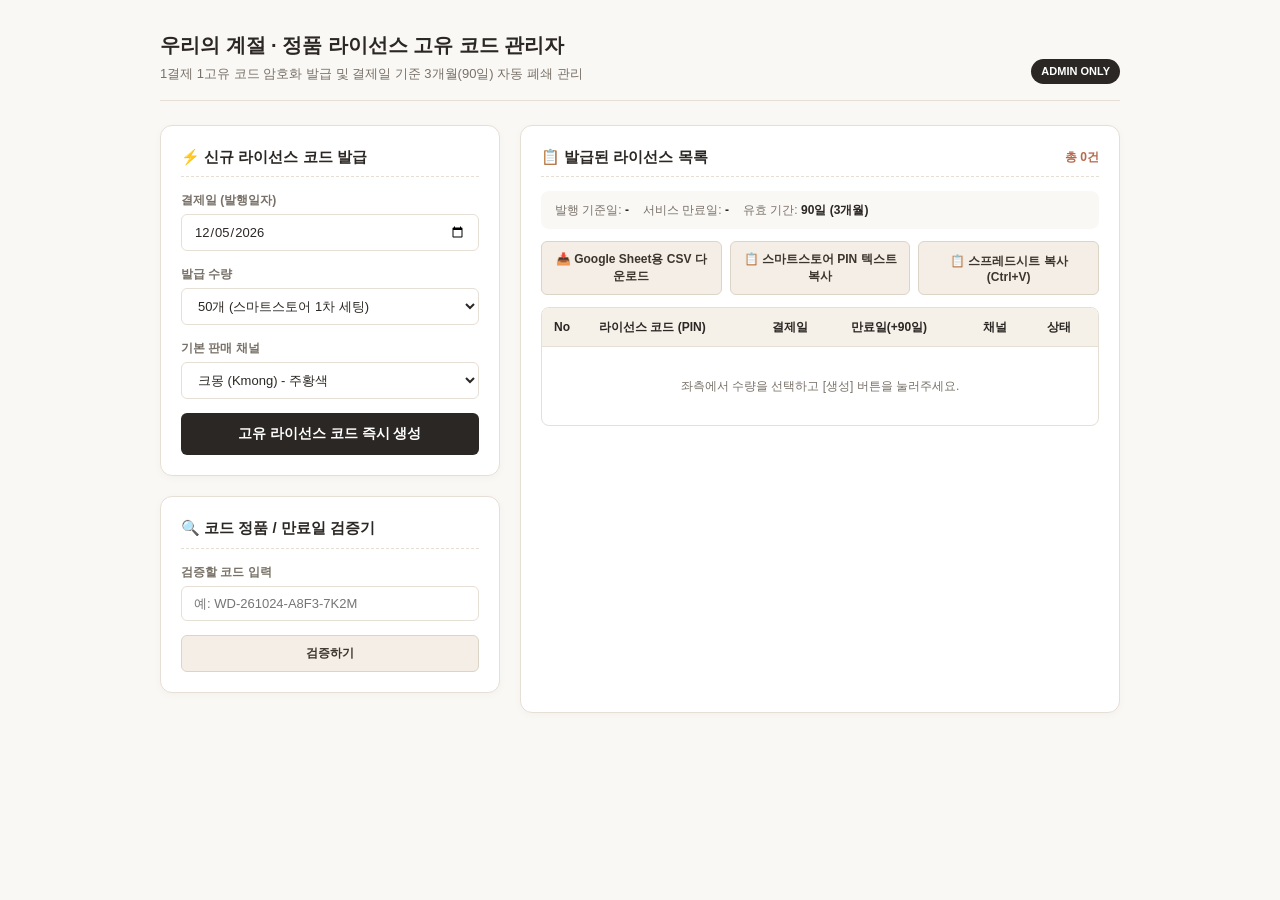
<file: admin_license_generator.html>
<!DOCTYPE html>
<html lang="ko">
<head>
  <meta charset="UTF-8" />
  <meta name="viewport" content="width=device-width, initial-scale=1.0" />
  <title>우리의 계절 | 정품 라이선스 고유 코드 관리자 발급기</title>
  <style>
    :root {
      --bg: #faf8f5;
      --card-bg: #ffffff;
      --border: #e6dfd5;
      --text-main: #2b2724;
      --text-muted: #787168;
      --primary: #2b2724;
      --accent: #b8694d;
      --success: #2e7d32;
    }
    * { box-sizing: border-box; margin: 0; padding: 0; font-family: -apple-system, BlinkMacSystemFont, "Pretendard", "Segoe UI", sans-serif; }
    body { background: var(--bg); color: var(--text-main); padding: 30px 20px; line-height: 1.5; }
    .container { max-width: 960px; margin: 0 auto; }
    
    header { margin-bottom: 24px; padding-bottom: 16px; border-bottom: 1px solid var(--border); display: flex; justify-content: space-between; align-items: flex-end; }
    h1 { font-size: 20px; font-weight: 700; color: var(--text-main); }
    p.sub { font-size: 13px; color: var(--text-muted); margin-top: 4px; }
    .badge-admin { background: #2b2724; color: #fff; font-size: 11px; padding: 4px 10px; border-radius: 20px; font-weight: 600; }

    .grid-panels { display: grid; grid-template-columns: 340px 1fr; gap: 20px; }
    @media (max-width: 820px) { .grid-panels { grid-template-columns: 1fr; } }

    .card { background: var(--card-bg); border: 1px solid var(--border); border-radius: 12px; padding: 20px; box-shadow: 0 2px 8px rgba(0,0,0,0.03); margin-bottom: 20px; }
    .card h2 { font-size: 15px; font-weight: 700; margin-bottom: 14px; padding-bottom: 8px; border-bottom: 1px dashed var(--border); display: flex; align-items: center; justify-content: space-between; }

    .form-group { margin-bottom: 14px; display: flex; flex-direction: column; gap: 5px; }
    label { font-size: 12px; font-weight: 600; color: var(--text-muted); }
    input, select { padding: 9px 12px; border: 1px solid var(--border); border-radius: 6px; font-size: 13px; background: #fff; color: var(--text-main); }
    input:focus, select:focus { outline: none; border-color: var(--primary); }

    .btn-main { background: var(--primary); color: #fff; border: none; border-radius: 6px; padding: 12px; font-size: 13.5px; font-weight: 600; cursor: pointer; width: 100%; transition: background 0.15s; }
    .btn-main:hover { background: #443e39; }

    .action-row { display: flex; gap: 8px; margin-top: 10px; }
    .btn-sub { flex: 1; background: #f4eee6; border: 1px solid #dcd4c7; color: #3b352e; border-radius: 6px; padding: 9px 8px; font-size: 12px; font-weight: 600; cursor: pointer; text-align: center; }
    .btn-sub:hover { background: #eae2d6; }

    .result-stats { display: flex; gap: 14px; margin-bottom: 12px; font-size: 12px; color: var(--text-muted); background: #faf8f5; padding: 10px 14px; border-radius: 8px; }
    .result-stats strong { color: var(--primary); }

    .table-wrap { max-height: 520px; overflow-y: auto; border: 1px solid var(--border); border-radius: 8px; }
    table { width: 100%; border-collapse: collapse; font-size: 12px; text-align: left; }
    th { background: #f5f0e8; padding: 10px 12px; font-weight: 600; border-bottom: 1px solid var(--border); position: sticky; top: 0; }
    td { padding: 9px 12px; border-bottom: 1px solid #eee8df; }
    tr:last-child td { border-bottom: none; }
    .code-cell { font-family: monospace; font-weight: 700; color: #b8694d; letter-spacing: 0.5px; }

    .verify-box { background: #fdfbf7; border: 1px solid #e8e1d5; border-radius: 8px; padding: 12px; margin-top: 10px; font-size: 12px; }
    .status-badge { display: inline-block; padding: 3px 8px; border-radius: 12px; font-size: 10.5px; font-weight: 600; }
    .status-badge.valid { background: #e8f5e9; color: #2e7d32; }
    .status-badge.expired { background: #ffebee; color: #c62828; }
    .status-badge.invalid { background: #efebe9; color: #5d4037; }

    .toast { position: fixed; bottom: 24px; left: 50%; transform: translateX(-50%); background: #2b2724; color: #fff; padding: 10px 20px; border-radius: 20px; font-size: 12.5px; opacity: 0; pointer-events: none; transition: opacity 0.2s; z-index: 1000; box-shadow: 0 4px 12px rgba(0,0,0,0.15); }
    .toast.show { opacity: 1; }
  </style>
</head>
<body>
  <div class="container">
    <header>
      <div>
        <h1>우리의 계절 · 정품 라이선스 고유 코드 관리자</h1>
        <p class="sub">1결제 1고유 코드 암호화 발급 및 결제일 기준 3개월(90일) 자동 폐쇄 관리</p>
      </div>
      <span class="badge-admin">ADMIN ONLY</span>
    </header>

    <div class="grid-panels">
      <!-- LEFT: GENERATE & VERIFY -->
      <div>
        <!-- Generator Card -->
        <div class="card">
          <h2>⚡ 신규 라이선스 코드 발급</h2>
          <div class="form-group">
            <label for="inpIssueDate">결제일 (발행일자)</label>
            <input type="date" id="inpIssueDate" />
          </div>
          <div class="form-group">
            <label for="selQuantity">발급 수량</label>
            <select id="selQuantity">
              <option value="1">1개 (개별 주문 대응)</option>
              <option value="10">10개</option>
              <option value="50" selected>50개 (스마트스토어 1차 세팅)</option>
              <option value="100">100개 (대량 엑셀 등록)</option>
            </select>
          </div>
          <div class="form-group">
            <label for="selChannel">기본 판매 채널</label>
            <select id="selChannel">
              <option value="크몽" selected>크몽 (Kmong) - 주황색</option>
              <option value="스마트스토어">네이버 스마트스토어 - 초록색</option>
              <option value="기타">기타 / 직접 발송</option>
            </select>
          </div>
          <button type="button" class="btn-main" id="btnGenerate">고유 라이선스 코드 즉시 생성</button>
        </div>

        <!-- Verification Tool Card -->
        <div class="card">
          <h2>🔍 코드 정품 / 만료일 검증기</h2>
          <div class="form-group">
            <label for="inpVerifyCode">검증할 코드 입력</label>
            <input type="text" id="inpVerifyCode" placeholder="예: WD-261024-A8F3-7K2M" />
          </div>
          <button type="button" class="btn-sub" id="btnVerify" style="width:100%;">검증하기</button>
          <div id="verifyResultWrap" class="verify-box" style="display:none;margin-top:10px;"></div>
        </div>
      </div>

      <!-- RIGHT: RESULTS & EXPORTS -->
      <div class="card" style="margin-bottom:0;">
        <h2>
          <span>📋 발급된 라이선스 목록</span>
          <span style="font-size:12px;color:var(--accent);" id="lblTotalCount">총 0건</span>
        </h2>

        <div class="result-stats">
          <div>발행 기준일: <strong id="statIssueDate">-</strong></div>
          <div>서비스 만료일: <strong id="statExpireDate">-</strong></div>
          <div>유효 기간: <strong>90일 (3개월)</strong></div>
        </div>

        <div class="action-row" style="margin-bottom:12px;">
          <button type="button" class="btn-sub" id="btnDownloadCsv">📥 Google Sheet용 CSV 다운로드</button>
          <button type="button" class="btn-sub" id="btnCopySmartstorePin">📋 스마트스토어 PIN 텍스트 복사</button>
          <button type="button" class="btn-sub" id="btnCopyTable">📋 스프레드시트 복사 (Ctrl+V)</button>
        </div>

        <div class="table-wrap">
          <table>
            <thead>
              <tr>
                <th style="width:45px;">No</th>
                <th>라이선스 코드 (PIN)</th>
                <th>결제일</th>
                <th>만료일(+90일)</th>
                <th>채널</th>
                <th>상태</th>
              </tr>
            </thead>
            <tbody id="tblBody">
              <tr>
                <td colspan="6" style="text-align:center;padding:30px;color:var(--text-muted);">
                  좌측에서 수량을 선택하고 [생성] 버튼을 눌러주세요.
                </td>
              </tr>
            </tbody>
          </table>
        </div>
      </div>
    </div>
  </div>

  <div id="toast" class="toast">복사되었습니다.</div>

  <script>
    const LICENSE_SECRET_SALT = "SEASON_OF_US_SECURE_2026_ATELIER";

    function computeLicenseChecksum(dataStr, salt) {
      let h = 0x811c9dc5;
      const s = dataStr + "::" + salt;
      for (let i = 0; i < s.length; i++) {
        h ^= s.charCodeAt(i);
        h = Math.imul(h, 0x01000193);
      }
      return ((h >>> 16) ^ (h & 0xffff)).toString(16).toUpperCase().padStart(4, "0");
    }

    function generateUniqueCode(dateObj, index) {
      const yy = String(dateObj.getFullYear()).slice(-2);
      const mm = String(dateObj.getMonth() + 1).padStart(2, "0");
      const dd = String(dateObj.getDate()).padStart(2, "0");
      const dateStr = `${yy}${mm}${dd}`;
      
      const hexIdx = (index + 0x1000).toString(16).toUpperCase().slice(-3);
      const randChar = "ABCDEFGHJKLMNPQRSTUVWXYZ23456789"[Math.floor(Math.random() * 32)];
      const randStr = `${randChar}${hexIdx}`;
      
      const base = `WD-${dateStr}-${randStr}`;
      const sig = computeLicenseChecksum(base, LICENSE_SECRET_SALT);
      return `${base}-${sig}`;
    }

    function verifyLicenseCode(codeStr) {
      if (!codeStr) return { valid: false, reason: "빈 코드" };
      const clean = codeStr.trim().toUpperCase();
      const parts = clean.split("-");
      if (parts.length !== 4 || parts[0] !== "WD") {
        return { valid: false, reason: "형식 불일치 (WD-YYMMDD-XXXX-YYYY 형식이어야 합니다)" };
      }
      const [prefix, dateStr, randStr, sig] = parts;
      if (dateStr.length !== 6 || randStr.length !== 4 || sig.length !== 4) {
        return { valid: false, reason: "자릿수 오류" };
      }
      const base = `WD-${dateStr}-${randStr}`;
      const expectedSig = computeLicenseChecksum(base, LICENSE_SECRET_SALT);
      if (sig !== expectedSig) {
        return { valid: false, reason: "위조된 서명 (비정상 라이선스)" };
      }
      const y = 2000 + parseInt(dateStr.slice(0, 2), 10);
      const m = parseInt(dateStr.slice(2, 4), 10) - 1;
      const d = parseInt(dateStr.slice(4, 6), 10);
      const issueDate = new Date(y, m, d, 0, 0, 0);
      if (isNaN(issueDate.getTime())) {
        return { valid: false, reason: "날짜 형식 오류" };
      }
      const now = new Date();
      const diffMs = now.getTime() - issueDate.getTime();
      const diffDays = Math.floor(diffMs / (1000 * 60 * 60 * 24));
      const issueFormatted = `${y}-${String(m + 1).padStart(2, "0")}-${String(d).padStart(2, "0")}`;
      const expDate = new Date(y, m, d + 90);
      const expFormatted = `${expDate.getFullYear()}-${String(expDate.getMonth() + 1).padStart(2, "0")}-${String(expDate.getDate()).padStart(2, "0")}`;

      if (diffDays > 90) {
        return {
          valid: false,
          expired: true,
          issueDate: issueFormatted,
          expireDate: expFormatted,
          diffDays,
          reason: "결제일 기준 3개월(90일) 경과 만료"
        };
      }
      return {
        valid: true,
        expired: false,
        code: clean,
        issueDate: issueFormatted,
        expireDate: expFormatted,
        daysRemaining: 90 - diffDays
      };
    }

    // Set today as default
    const now = new Date();
    const todayStr = `${now.getFullYear()}-${String(now.getMonth()+1).padStart(2, "0")}-${String(now.getDate()).padStart(2, "0")}`;
    document.getElementById("inpIssueDate").value = todayStr;

    let generatedBatch = [];

    function showToast(msg) {
      const t = document.getElementById("toast");
      t.textContent = msg;
      t.classList.add("show");
      setTimeout(() => t.classList.remove("show"), 2500);
    }

    document.getElementById("btnGenerate").addEventListener("click", () => {
      const dateVal = document.getElementById("inpIssueDate").value;
      if (!dateVal) return showToast("발행일을 선택해 주세요.");
      const parts = dateVal.split("-").map(Number);
      const issueDate = new Date(parts[0], parts[1] - 1, parts[2]);
      const qty = parseInt(document.getElementById("selQuantity").value, 10);
      const channel = document.getElementById("selChannel").value;

      const expDate = new Date(parts[0], parts[1] - 1, parts[2] + 90);
      const expStr = `${expDate.getFullYear()}-${String(expDate.getMonth()+1).padStart(2, "0")}-${String(expDate.getDate()).padStart(2, "0")}`;

      generatedBatch = [];
      const tbody = document.getElementById("tblBody");
      tbody.innerHTML = "";

      for (let i = 1; i <= qty; i++) {
        const code = generateUniqueCode(issueDate, i);
        generatedBatch.push({
          no: i,
          code: code,
          issueDate: "", // 미판매 재고이므로 빈 칸
          expireDate: `=IF(ISBLANK(B${i+1}), "", B${i+1}+90)`,
          channel: channel,
          status: "미사용(대기)"
        });

        const badgeStyle = channel === "크몽"
          ? "background:#ffe0b2;color:#bf360c;font-weight:700;padding:3px 8px;border-radius:4px;"
          : "background:#dcfce7;color:#166534;font-weight:700;padding:3px 8px;border-radius:4px;";

        const tr = document.createElement("tr");
        tr.innerHTML = `
          <td>${i}</td>
          <td class="code-cell">${code}</td>
          <td style="color:#a8a29e;">(결제 시 기입)</td>
          <td style="color:#a8a29e;">(자동 계산)</td>
          <td><span style="${badgeStyle}">${channel}</span></td>
          <td><span class="status-badge valid">재고대기</span></td>
        `;
        tbody.appendChild(tr);
      }

      document.getElementById("statIssueDate").textContent = "결제 시 자동 계산";
      document.getElementById("statExpireDate").textContent = "결제일 + 90일";
      document.getElementById("lblTotalCount").textContent = `총 ${qty}건 생성됨`;
      showToast(`고유 코드 ${qty}건이 생성되었습니다!`);
    });

    // Verification handler
    document.getElementById("btnVerify").addEventListener("click", () => {
      const code = document.getElementById("inpVerifyCode").value;
      const res = verifyLicenseCode(code);
      const wrap = document.getElementById("verifyResultWrap");
      wrap.style.display = "block";

      if (res.valid) {
        wrap.innerHTML = `
          <div style="color:#2e7d32;font-weight:700;margin-bottom:4px;">✅ 정품 인증 성공</div>
          <div>• 결제일자: ${res.issueDate}</div>
          <div>• 만료일자: ${res.expireDate}</div>
          <div>• 남은기간: <strong style="color:#2e7d32;">${res.daysRemaining}일 남음</strong> (정상 작동)</div>
        `;
      } else if (res.expired) {
        wrap.innerHTML = `
          <div style="color:#c62828;font-weight:700;margin-bottom:4px;">⚠️ 이용 기간 만료 (${res.reason})</div>
          <div>• 결제일자: ${res.issueDate}</div>
          <div>• 만료일자: ${res.expireDate}</div>
          <div style="color:#c62828;margin-top:4px;">* 결제일로부터 90일이 지나 서비스가 폐쇄되었습니다.</div>
        `;
      } else {
        wrap.innerHTML = `
          <div style="color:#d32f2f;font-weight:700;margin-bottom:4px;">❌ 유효하지 않은 코드</div>
          <div>사유: ${res.reason}</div>
        `;
      }
    });

    // Download CSV for Google Sheets
    document.getElementById("btnDownloadCsv").addEventListener("click", () => {
      if (generatedBatch.length === 0) return showToast("먼저 코드를 생성해 주세요.");
      const headers = ["No", "발급일자(결제일)", "라이선스 코드(PIN)", "서비스 만료 예정일(+90일)", "판매채널", "주문번호", "구매자명", "구매자 연락처", "진행상태", "비고"];
      const rows = [headers];

      generatedBatch.forEach(item => {
        rows.push([
          item.no,
          item.issueDate,
          item.code,
          item.expireDate,
          item.channel,
          "",
          "",
          "",
          "미사용(대기)",
          "스마트스토어/크몽 자동발송"
        ]);
      });

      const csvContent = "\uFEFF" + rows.map(r => r.map(c => `"${String(c).replace(/"/g, '""')}"`).join(",")).join("\r\n");
      const blob = new Blob([csvContent], { type: "text/csv;charset=utf-8;" });
      const url = URL.createObjectURL(blob);
      const a = document.createElement("a");
      a.href = url;
      a.download = `wedding_license_codes_${document.getElementById("statIssueDate").textContent}.csv`;
      a.click();
      URL.revokeObjectURL(url);
      showToast("Google Sheet용 CSV 파일이 다운로드되었습니다!");
    });

    // Copy Smartstore PIN text (1 code per line)
    document.getElementById("btnCopySmartstorePin").addEventListener("click", () => {
      if (generatedBatch.length === 0) return showToast("먼저 코드를 생성해 주세요.");
      const pinText = generatedBatch.map(item => item.code).join("\r\n");
      navigator.clipboard.writeText(pinText).then(() => {
        showToast("스마트스토어 등록용 핀(PIN) 번호가 복사되었습니다!");
      });
    });

    // Copy for Spreadsheet Ctrl+V
    document.getElementById("btnCopyTable").addEventListener("click", () => {
      if (generatedBatch.length === 0) return showToast("먼저 코드를 생성해 주세요.");
      const lines = ["No\t발급일자(결제일)\t라이선스 코드(PIN)\t서비스 만료일(+90일)\t판매채널\t주문번호\t구매자명\t구매자연락처\t진행상태\t비고"];
      generatedBatch.forEach(item => {
        lines.push(`${item.no}\t${item.issueDate}\t${item.code}\t${item.expireDate}\t${item.channel}\t\t\t\t미사용\t`);
      });
      navigator.clipboard.writeText(lines.join("\r\n")).then(() => {
        showToast("구글 시트에 바로 Ctrl+V 할 수 있게 복사되었습니다!");
      });
    });
  </script>
</body>
</html>
</file>
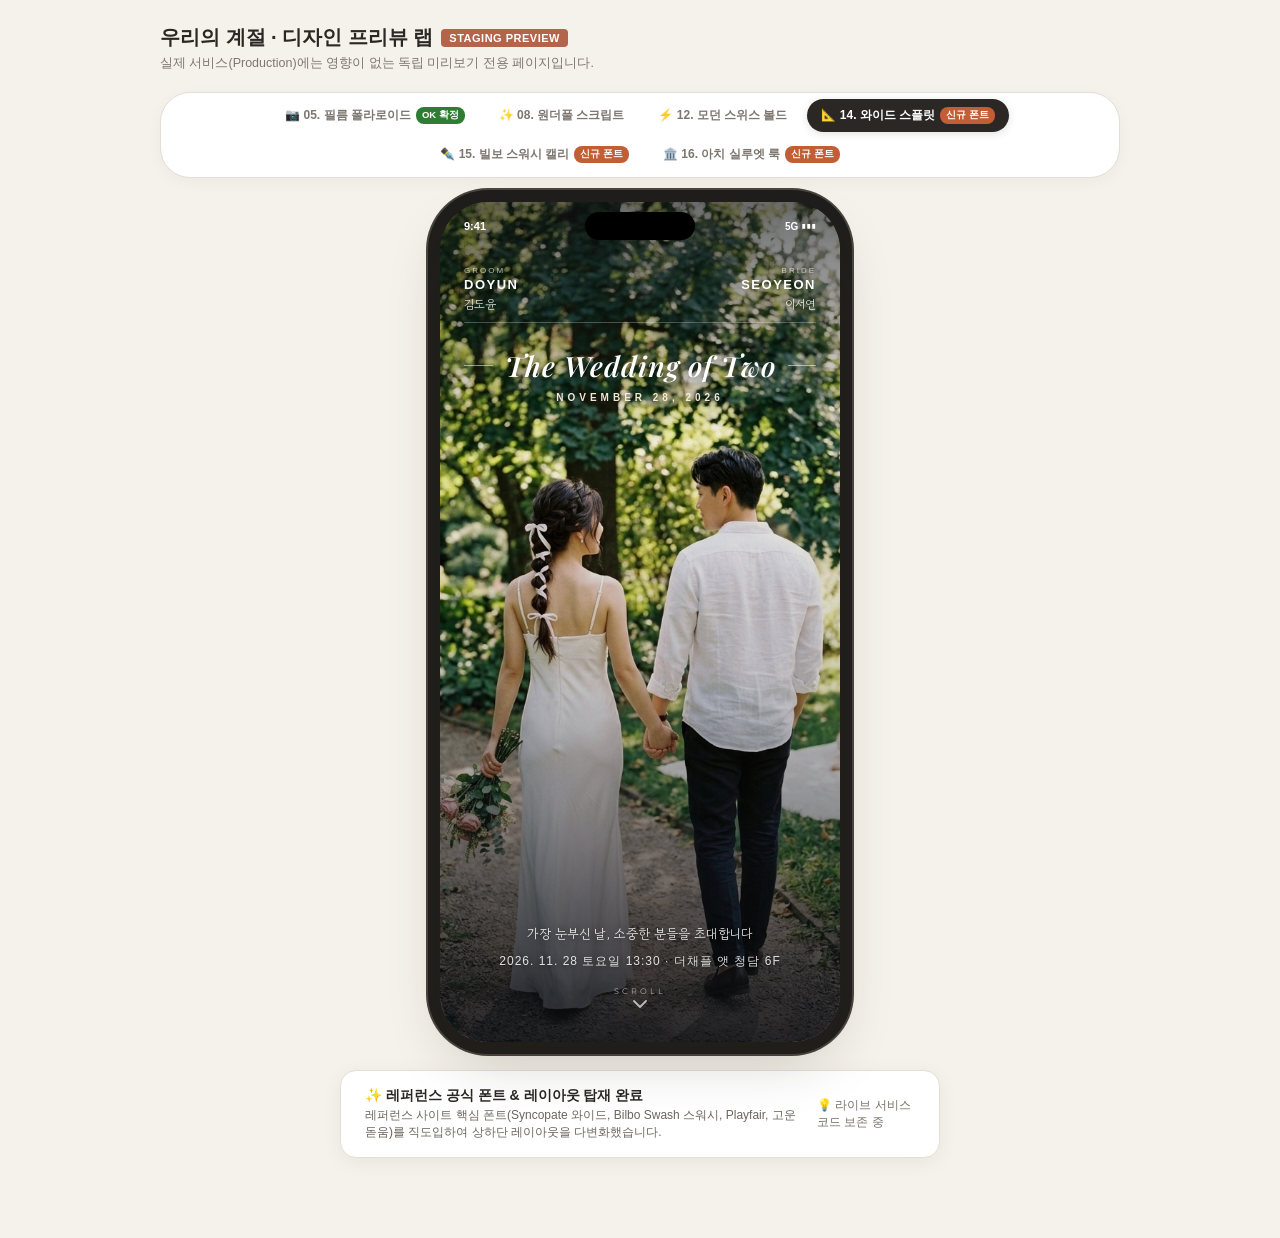
<file: preview_new_covers.html>
<!DOCTYPE html>
<html lang="ko">
<head>
  <meta charset="UTF-8" />
  <meta name="viewport" content="width=device-width, initial-scale=1.0" />
  <title>우리의 계절 · 신규 커버 디자인 프리뷰 랩 (Staging)</title>
  <link rel="preconnect" href="https://fonts.googleapis.com">
  <link rel="preconnect" href="https://fonts.gstatic.com" crossorigin>
  <link href="https://fonts.googleapis.com/css2?family=Alex+Brush&family=Bilbo+Swash+Caps&family=Bodoni+Moda:ital,opsz,wght@0,6..96,600;1,6..96,400&family=Cormorant+Garamond:ital,wght@0,400;0,600;1,400;1,600&family=Gowun+Dodum&family=Italiana&family=Montserrat:wght@300;400;500;600;700;800&family=Pinyon+Script&family=Playfair+Display:ital,wght@0,400;0,600;0,700;1,400;1,600;1,700&family=Pretendard:wght@300;400;500;600;700;800&family=Syncopate:wght@400;700&family=Syne:wght@700;800&display=swap" rel="stylesheet">
  <style>
    :root {
      --bg: #f5f2eb;
      --card-border: #e4ded5;
      --text: #2c2825;
      --muted: #7d7770;
      --accent: #b3654b;
    }
    * { box-sizing: border-box; margin: 0; padding: 0; }
    body {
      background: var(--bg);
      color: var(--text);
      font-family: 'Pretendard', -apple-system, sans-serif;
      min-height: 100vh;
      display: flex;
      flex-direction: column;
      align-items: center;
      padding: 24px 16px 80px;
    }

    /* TOP STAGING BANNER */
    .staging-header {
      width: 100%;
      max-width: 960px;
      margin-bottom: 20px;
      display: flex;
      justify-content: space-between;
      align-items: center;
      flex-wrap: wrap;
      gap: 12px;
    }
    .staging-title h1 {
      font-size: 20px;
      font-weight: 700;
      color: #2b2724;
      display: flex;
      align-items: center;
      gap: 8px;
    }
    .staging-badge {
      background: #b3654b;
      color: #fff;
      font-size: 11px;
      font-weight: 700;
      padding: 3px 8px;
      border-radius: 4px;
      letter-spacing: 0.5px;
    }
    .staging-sub {
      font-size: 12.5px;
      color: var(--muted);
      margin-top: 4px;
    }

    /* DESIGN SELECTOR TABS */
    .tab-pills-bar {
      display: flex;
      background: #ffffff;
      padding: 6px;
      border-radius: 30px;
      border: 1px solid var(--card-border);
      box-shadow: 0 4px 16px rgba(0,0,0,0.04);
      gap: 6px;
      margin-bottom: 24px;
      flex-wrap: wrap;
      justify-content: center;
      max-width: 960px;
    }
    .tab-pill {
      border: none;
      background: transparent;
      padding: 8px 14px;
      border-radius: 20px;
      font-size: 12px;
      font-weight: 600;
      color: var(--muted);
      cursor: pointer;
      transition: all 0.2s ease;
      display: flex;
      align-items: center;
      gap: 5px;
    }
    .tab-pill:hover {
      color: #2b2724;
      background: #f8f6f2;
    }
    .tab-pill.active {
      background: #2b2724;
      color: #ffffff;
      box-shadow: 0 2px 8px rgba(0,0,0,0.12);
    }
    .pill-tag {
      font-size: 9.5px;
      padding: 2px 6px;
      border-radius: 8px;
      font-weight: 700;
    }
    .tab-pill:not(.active) .pill-tag {
      background: #e8e3dc;
      color: #6d665e;
    }
    .tab-pill.active .pill-tag {
      background: rgba(255,255,255,0.25);
      color: #fff;
    }
    .pill-tag-ok {
      background: #2e7d32 !important;
      color: #fff !important;
    }
    .pill-tag-new {
      background: #c25e36 !important;
      color: #fff !important;
    }

    /* IPHONE 16 PRO MOCKUP CONTAINER */
    .phone-container {
      position: relative;
      width: 400px;
      height: 840px;
      background: #000000;
      border-radius: 48px;
      box-shadow: 0 24px 60px -12px rgba(40, 30, 20, 0.25), 0 0 0 12px #201e1c, 0 0 0 14px #4a453f;
      overflow: hidden;
      display: flex;
      flex-direction: column;
    }
    @media (max-width: 440px) {
      .phone-container {
        width: 100%;
        height: 780px;
        border-radius: 36px;
        box-shadow: 0 0 0 8px #201e1c;
      }
    }

    /* DYNAMIC ISLAND & STATUS BAR */
    .phone-status-bar {
      position: absolute;
      top: 0;
      left: 0;
      right: 0;
      height: 48px;
      display: flex;
      justify-content: space-between;
      align-items: center;
      padding: 0 24px;
      font-size: 12px;
      font-weight: 600;
      z-index: 50;
      color: #ffffff;
      pointer-events: none;
    }
    .dynamic-island {
      position: absolute;
      top: 10px;
      left: 50%;
      transform: translateX(-50%);
      width: 110px;
      height: 28px;
      background: #000000;
      border-radius: 20px;
      z-index: 60;
    }

    /* SCREEN CONTENT */
    .phone-screen {
      position: relative;
      width: 100%;
      height: 100%;
      overflow-y: auto;
      -webkit-overflow-scrolling: touch;
      background: #111111;
    }
    .phone-screen::-webkit-scrollbar { width: 0; display: none; }

    /* SHARED FULL-BLEED POSTER BASE */
    .cover-fullscreen-poster {
      position: relative;
      width: 100%;
      height: 100%;
      min-height: 840px;
      display: flex;
      flex-direction: column;
      justify-content: space-between;
      overflow: hidden;
      padding: 64px 24px 34px;
    }
    .poster-bg-img {
      position: absolute;
      inset: 0;
      width: 100%;
      height: 100%;
      object-fit: cover;
      object-position: center;
      z-index: 1;
      transform: scale(1.02);
    }
    .scroll-indicator-wrap {
      display: flex;
      flex-direction: column;
      align-items: center;
      gap: 4px;
      opacity: 0.85;
      animation: floatPulse 2s infinite ease-in-out;
    }
    .scroll-indicator-text {
      font-family: 'Syncopate', 'Montserrat', sans-serif;
      font-size: 8px;
      letter-spacing: 3px;
      text-transform: uppercase;
      color: rgba(255,255,255,0.7);
    }
    @keyframes floatPulse {
      0%, 100% { transform: translateY(0); opacity: 0.7; }
      50% { transform: translateY(5px); opacity: 1; }
    }

    /* ========================================================
       14. WIDE TERMINA SPLIT (와이드 터미나 & 스플릿 네임)
       ======================================================== */
    .scrim-split {
      position: absolute;
      inset: 0;
      background: linear-gradient(
        180deg,
        rgba(10, 12, 16, 0.6) 0%,
        rgba(10, 12, 16, 0.05) 28%,
        rgba(10, 12, 16, 0.18) 58%,
        rgba(10, 12, 16, 0.88) 100%
      );
      z-index: 2;
      pointer-events: none;
    }
    .split-top-bar {
      position: relative;
      z-index: 3;
      display: flex;
      justify-content: space-between;
      align-items: flex-start;
      width: 100%;
      border-bottom: 1px solid rgba(255, 255, 255, 0.25);
      padding-bottom: 10px;
    }
    .split-side-name {
      display: flex;
      flex-direction: column;
      gap: 2px;
    }
    .split-side-name.right {
      align-items: flex-end;
      text-align: right;
    }
    .split-role-tag {
      font-family: 'Syncopate', sans-serif;
      font-size: 8px;
      letter-spacing: 2px;
      color: rgba(255, 255, 255, 0.65);
      text-transform: uppercase;
    }
    .split-en-name {
      font-family: 'Syncopate', sans-serif;
      font-size: 13px;
      font-weight: 700;
      letter-spacing: 1.5px;
      color: #ffffff;
    }
    .split-kr-name {
      font-family: 'Gowun Dodum', sans-serif;
      font-size: 12px;
      color: rgba(255, 255, 255, 0.85);
      margin-top: 1px;
    }
    .split-center-title-box {
      position: relative;
      z-index: 3;
      margin-top: 24px;
      text-align: center;
    }
    .split-line-flank {
      display: flex;
      align-items: center;
      justify-content: center;
      gap: 12px;
    }
    .split-line-flank::before,
    .split-line-flank::after {
      content: '';
      flex: 1;
      height: 1px;
      background: rgba(255, 255, 255, 0.5);
    }
    .split-title-serif {
      font-family: 'Playfair Display', serif;
      font-size: 28px;
      font-style: italic;
      font-weight: 600;
      letter-spacing: 1px;
      color: #ffffff;
      text-shadow: 0 2px 10px rgba(0,0,0,0.5);
      white-space: nowrap;
    }
    .split-sub-date {
      font-family: 'Syncopate', sans-serif;
      font-size: 10px;
      font-weight: 700;
      letter-spacing: 4px;
      color: rgba(255, 240, 220, 0.95);
      margin-top: 8px;
      text-transform: uppercase;
      text-shadow: 0 1px 4px rgba(0,0,0,0.4);
    }
    .split-content-bottom {
      position: relative;
      z-index: 3;
      text-align: center;
      color: #ffffff;
    }
    .split-bottom-quote {
      font-family: 'Gowun Dodum', sans-serif;
      font-size: 13px;
      line-height: 1.6;
      color: rgba(255, 255, 255, 0.9);
      text-shadow: 0 1px 6px rgba(0,0,0,0.5);
    }
    .split-bottom-meta {
      font-family: 'Pretendard', sans-serif;
      font-size: 12px;
      font-weight: 500;
      letter-spacing: 1px;
      color: rgba(255, 255, 255, 0.85);
      margin-top: 8px;
      text-shadow: 0 1px 4px rgba(0,0,0,0.4);
    }

    /* ========================================================
       15. BILBO SWASH & PLAYFAIR (빌보 스워시 캘리 & 플레이페어)
       ======================================================== */
    .scrim-bilbo {
      position: absolute;
      inset: 0;
      background: linear-gradient(
        180deg,
        rgba(18, 16, 20, 0.6) 0%,
        rgba(18, 16, 20, 0.08) 30%,
        rgba(18, 16, 20, 0.2) 60%,
        rgba(18, 16, 20, 0.88) 100%
      );
      z-index: 2;
      pointer-events: none;
    }
    .bilbo-content-top {
      position: relative;
      z-index: 3;
      text-align: center;
      margin-top: 10px;
    }
    .bilbo-eyebrow {
      font-family: 'Syncopate', sans-serif;
      font-size: 8.5px;
      font-weight: 700;
      letter-spacing: 4px;
      color: rgba(255, 255, 255, 0.8);
      text-transform: uppercase;
    }
    .bilbo-swash-title {
      font-family: 'Bilbo Swash Caps', cursive;
      font-size: 64px;
      line-height: 0.95;
      color: #ffffff;
      margin-top: 8px;
      text-shadow: 0 4px 20px rgba(0,0,0,0.6);
      letter-spacing: 2px;
    }
    .bilbo-sub-serif {
      font-family: 'Playfair Display', serif;
      font-size: 16px;
      font-style: italic;
      font-weight: 400;
      letter-spacing: 2px;
      color: rgba(255, 240, 220, 0.95);
      margin-top: 4px;
      text-shadow: 0 2px 8px rgba(0,0,0,0.4);
    }
    .bilbo-content-bottom {
      position: relative;
      z-index: 3;
      text-align: center;
      color: #ffffff;
      padding-bottom: 4px;
    }
    .bilbo-names-gowun {
      font-family: 'Gowun Dodum', sans-serif;
      font-size: 22px;
      letter-spacing: 4px;
      color: #ffffff;
      text-shadow: 0 2px 8px rgba(0,0,0,0.5);
    }
    .bilbo-names-syncopate {
      font-family: 'Syncopate', sans-serif;
      font-size: 10px;
      font-weight: 700;
      letter-spacing: 3px;
      color: rgba(255, 255, 255, 0.75);
      text-transform: uppercase;
      margin-top: 4px;
    }
    .bilbo-meta-text {
      font-family: 'Gowun Dodum', sans-serif;
      font-size: 12.5px;
      color: rgba(255, 255, 255, 0.9);
      margin-top: 10px;
      letter-spacing: 0.5px;
    }
    .bilbo-venue-text {
      font-family: 'Gowun Dodum', sans-serif;
      font-size: 11.5px;
      color: rgba(255, 255, 255, 0.75);
      margin-top: 2px;
    }

    /* ========================================================
       16. ARCH SILHOUETTE & GOWUN DODUM (아치 실루엣 & 고운돋움)
       ======================================================== */
    .scrim-arch {
      position: absolute;
      inset: 0;
      background: linear-gradient(
        180deg,
        rgba(12, 14, 18, 0.65) 0%,
        rgba(12, 14, 18, 0.08) 26%,
        rgba(12, 14, 18, 0.2) 60%,
        rgba(12, 14, 18, 0.9) 100%
      );
      z-index: 2;
      pointer-events: none;
    }
    .arch-frame-svg {
      position: absolute;
      inset: 52px 14px 18px;
      width: calc(100% - 28px);
      height: calc(100% - 70px);
      z-index: 4;
      pointer-events: none;
    }
    .arch-content-top {
      position: relative;
      z-index: 5;
      text-align: center;
      margin-top: 28px;
    }
    .arch-top-tracking {
      font-family: 'Syncopate', sans-serif;
      font-size: 9px;
      font-weight: 700;
      letter-spacing: 5px;
      color: rgba(255, 255, 255, 0.85);
      text-transform: uppercase;
    }
    .arch-main-serif {
      font-family: 'Playfair Display', serif;
      font-size: 32px;
      font-weight: 700;
      letter-spacing: 4px;
      color: #ffffff;
      margin-top: 6px;
      text-shadow: 0 2px 12px rgba(0,0,0,0.5);
    }
    .arch-content-bottom {
      position: relative;
      z-index: 5;
      text-align: center;
      color: #ffffff;
      padding-bottom: 6px;
    }
    .arch-couple-gowun {
      font-family: 'Gowun Dodum', sans-serif;
      font-size: 23px;
      letter-spacing: 4px;
      color: #ffffff;
      text-shadow: 0 2px 8px rgba(0,0,0,0.5);
    }
    .arch-quote-gowun {
      font-family: 'Gowun Dodum', sans-serif;
      font-size: 12.5px;
      color: rgba(255, 255, 255, 0.88);
      margin-top: 6px;
      line-height: 1.5;
    }
    .arch-meta-syncopate {
      font-family: 'Syncopate', sans-serif;
      font-size: 9.5px;
      font-weight: 700;
      letter-spacing: 2px;
      color: rgba(255, 255, 255, 0.95);
      margin-top: 10px;
    }
    .arch-venue-gowun {
      font-family: 'Gowun Dodum', sans-serif;
      font-size: 11.5px;
      color: rgba(255, 255, 255, 0.75);
      margin-top: 3px;
    }

    /* ========================================================
       PRESERVED PRIOR CONCEPTS
       ======================================================== */
    .cover-view-polaroid {
      min-height: 100%;
      background: #f7f3ed;
      padding: 60px 20px 40px;
      display: flex;
      flex-direction: column;
      align-items: center;
      position: relative;
    }
    .polaroid-badge-top {
      font-family: 'Montserrat', sans-serif;
      font-size: 10.5px;
      letter-spacing: 3px;
      text-transform: uppercase;
      color: #9c9388;
      margin-bottom: 20px;
      margin-top: 6px;
    }
    .polaroid-card {
      background: #ffffff;
      padding: 14px 14px 22px;
      box-shadow: 0 16px 36px rgba(60, 45, 30, 0.12), 0 2px 6px rgba(0,0,0,0.04);
      border-radius: 2px;
      position: relative;
      width: 100%;
      max-width: 320px;
      transform: rotate(-1.5deg);
      transition: transform 0.3s ease;
    }
    .polaroid-card:hover { transform: rotate(0deg); }
    .washi-tape {
      position: absolute;
      top: -14px;
      left: 50%;
      transform: translateX(-50%) rotate(2deg);
      width: 100px;
      height: 26px;
      background: rgba(226, 218, 203, 0.82);
      box-shadow: 0 2px 4px rgba(0,0,0,0.08);
      backdrop-filter: blur(2px);
      z-index: 5;
    }
    .polaroid-img-wrap {
      width: 100%;
      aspect-ratio: 4 / 4.8;
      background: #e8e3dc;
      overflow: hidden;
      position: relative;
    }
    .polaroid-img-wrap img {
      width: 100%;
      height: 100%;
      object-fit: cover;
      filter: saturate(1.05) contrast(0.98);
    }
    .polaroid-caption {
      margin-top: 16px;
      text-align: center;
      font-family: 'Alex Brush', cursive;
      font-size: 27px;
      color: #4a4239;
      letter-spacing: 0.5px;
    }
    .polaroid-date-stamp {
      font-family: 'Montserrat', sans-serif;
      font-size: 9.5px;
      letter-spacing: 2px;
      color: #b0a89d;
      text-align: center;
      margin-top: 2px;
    }
    .polaroid-info-block {
      margin-top: 32px;
      text-align: center;
      width: 100%;
    }
    .polaroid-names {
      font-family: 'Gowun Dodum', sans-serif;
      font-size: 20px;
      font-weight: 700;
      color: #2b2724;
      letter-spacing: 2px;
    }
    .polaroid-names span { color: var(--accent); margin: 0 6px; }
    .polaroid-divider {
      width: 30px;
      height: 1px;
      background: #cfc7bc;
      margin: 12px auto;
    }
    .polaroid-details {
      font-family: 'Gowun Dodum', sans-serif;
      font-size: 13px;
      color: #696259;
      letter-spacing: 0.3px;
      line-height: 1.6;
    }
    .polaroid-venue {
      font-family: 'Gowun Dodum', sans-serif;
      font-size: 12.5px;
      color: #8c8378;
      margin-top: 2px;
    }

    /* 08 Wonderful Script */
    .poster-scrim-wonderful {
      position: absolute;
      inset: 0;
      background: linear-gradient(180deg, rgba(15,23,42,0.48) 0%, rgba(15,23,42,0.05) 28%, rgba(15,23,42,0.18) 55%, rgba(15,23,42,0.85) 100%);
      z-index: 2;
      pointer-events: none;
    }
    .wonderful-content-top { position: relative; z-index: 3; text-align: center; margin-top: 10px; }
    .wonderful-subhead {
      font-family: 'Syncopate', sans-serif;
      font-size: 9px;
      font-weight: 700;
      letter-spacing: 4px;
      color: rgba(255,255,255,0.9);
      text-transform: uppercase;
      display: flex;
      align-items: center;
      justify-content: center;
      gap: 10px;
    }
    .wonderful-subhead::before, .wonderful-subhead::after { content: ''; width: 20px; height: 1px; background: rgba(255,255,255,0.7); }
    .wonderful-title { font-family: 'Alex Brush', cursive; font-size: 46px; line-height: 1.15; color: #ffffff; margin-top: 8px; text-shadow: 0 3px 16px rgba(0,0,0,0.45); }
    .wonderful-doodle-wrap { display: flex; justify-content: center; margin-top: 4px; }
    .wonderful-doodle { width: 44px; height: 24px; filter: drop-shadow(0 2px 6px rgba(0,0,0,0.4)); }
    .wonderful-content-bottom { position: relative; z-index: 3; text-align: center; color: #ffffff; }
    .wonderful-couple-en { font-family: 'Syncopate', sans-serif; font-size: 11px; font-weight: 700; letter-spacing: 3px; text-transform: uppercase; color: rgba(255,255,255,0.9); }
    .wonderful-couple-kr { font-family: 'Gowun Dodum', sans-serif; font-size: 21px; color: #ffffff; margin-top: 6px; letter-spacing: 3px; }
    .wonderful-date-text { font-family: 'Syncopate', sans-serif; font-size: 11px; font-weight: 700; letter-spacing: 2px; color: rgba(255,255,255,0.95); margin-top: 8px; }
    .wonderful-venue-text { font-family: 'Gowun Dodum', sans-serif; font-size: 12px; color: rgba(255,255,255,0.8); margin-top: 3px; }

    /* 12 Modern Swiss */
    .poster-scrim-swiss {
      position: absolute;
      inset: 0;
      background: linear-gradient(180deg, rgba(12,14,18,0.6) 0%, rgba(12,14,18,0.05) 30%, rgba(12,14,18,0.2) 58%, rgba(12,14,18,0.88) 100%);
      z-index: 2;
      pointer-events: none;
    }
    .swiss-content-top { position: relative; z-index: 3; margin-top: 10px; }
    .swiss-top-tagline {
      display: flex;
      justify-content: space-between;
      align-items: center;
      margin-bottom: 8px;
      font-family: 'Syncopate', sans-serif;
      font-size: 8.5px;
      font-weight: 700;
      letter-spacing: 2.5px;
      color: rgba(255,255,255,0.85);
      text-transform: uppercase;
    }
    .swiss-top-tagline span:last-child {
      background: rgba(255,255,255,0.2);
      backdrop-filter: blur(8px);
      padding: 3px 8px;
      border-radius: 4px;
      color: #ffffff;
    }
    .swiss-stacked-headline {
      font-family: 'Syne', sans-serif;
      font-size: 46px;
      font-weight: 800;
      line-height: 0.90;
      letter-spacing: -1.5px;
      color: #ffffff;
      text-transform: uppercase;
      text-shadow: 0 4px 18px rgba(0,0,0,0.55);
    }
    .swiss-stacked-headline span { color: #e5a770; }
    .swiss-content-bottom { position: relative; z-index: 3; color: #ffffff; padding-bottom: 4px; }
    .swiss-names-stacked { display: flex; flex-direction: column; gap: 3px; padding-bottom: 8px; border-bottom: 1px solid rgba(255,255,255,0.22); }
    .swiss-couple-en { font-family: 'Syncopate', sans-serif; font-size: 15px; font-weight: 700; letter-spacing: 2px; color: #ffffff; }
    .swiss-couple-kr { font-family: 'Gowun Dodum', sans-serif; font-size: 15px; color: rgba(255,255,255,0.9); letter-spacing: 2px; }
    .swiss-details-row { display: flex; justify-content: space-between; align-items: flex-end; margin-top: 10px; }
    .swiss-info-text { font-family: 'Pretendard', sans-serif; font-size: 12.5px; line-height: 1.5; }
    .swiss-info-text strong { font-family: 'Syncopate', sans-serif; font-size: 11px; font-weight: 700; color: #ffffff; letter-spacing: 1px; display: block; }
    .swiss-info-text span { font-family: 'Gowun Dodum', sans-serif; color: rgba(255,255,255,0.8); display: block; }
    .swiss-barcode-decor { display: flex; gap: 2px; align-items: flex-end; height: 24px; }
    .s-bar { background: rgba(255,255,255,0.85); height: 100%; border-radius: 1px; }

    /* EVALUATION DOCK */
    .eval-dock {
      margin-top: 28px;
      background: #ffffff;
      border: 1px solid var(--card-border);
      border-radius: 16px;
      padding: 16px 24px;
      max-width: 600px;
      width: 100%;
      box-shadow: 0 4px 20px rgba(0,0,0,0.06);
      display: flex;
      justify-content: space-between;
      align-items: center;
      gap: 16px;
    }
    .eval-dock-text strong {
      display: block;
      font-size: 14px;
      color: #2b2724;
      margin-bottom: 2px;
    }
    .eval-dock-text p {
      font-size: 12px;
      color: #6d665e;
      line-height: 1.4;
    }
  </style>
</head>
<body>

  <!-- TOP HEADER -->
  <div class="staging-header">
    <div class="staging-title">
      <h1>
        우리의 계절 · 디자인 프리뷰 랩
        <span class="staging-badge">STAGING PREVIEW</span>
      </h1>
      <p class="staging-sub">실제 서비스(Production)에는 영향이 없는 독립 미리보기 전용 페이지입니다.</p>
    </div>
  </div>

  <!-- SELECTOR TABS -->
  <div class="tab-pills-bar">
    <button class="tab-pill" data-cover="polaroid">
      <span>📷 05. 필름 폴라로이드</span>
      <span class="pill-tag pill-tag-ok">OK 확정</span>
    </button>
    <button class="tab-pill" data-cover="wonderful">
      <span>✨ 08. 원더풀 스크립트</span>
    </button>
    <button class="tab-pill" data-cover="swiss">
      <span>⚡ 12. 모던 스위스 볼드</span>
    </button>
    <button class="tab-pill active" data-cover="split">
      <span>📐 14. 와이드 스플릿</span>
      <span class="pill-tag pill-tag-new">신규 폰트</span>
    </button>
    <button class="tab-pill" data-cover="bilbo">
      <span>✒️ 15. 빌보 스워시 캘리</span>
      <span class="pill-tag pill-tag-new">신규 폰트</span>
    </button>
    <button class="tab-pill" data-cover="arch">
      <span>🏛️ 16. 아치 실루엣 룩</span>
      <span class="pill-tag pill-tag-new">신규 폰트</span>
    </button>
  </div>

  <!-- IPHONE 16 PRO MOCKUP -->
  <div class="phone-container">
    <!-- Status Bar (Dynamic Island) -->
    <div class="phone-status-bar" id="statusBar">
      <span style="font-size:11px;font-family:sans-serif;">9:41</span>
      <div class="dynamic-island"></div>
      <span style="font-size:10px;">5G ▮▮▮</span>
    </div>

    <!-- Screen Area -->
    <div class="phone-screen" id="phoneScreen">

      <!-- ==============================================
           14. WIDE TERMINA SPLIT (신규: Syncopate + Playfair + Gowun Dodum)
           ============================================== -->
      <div id="viewSplit" class="cover-fullscreen-poster">
        <img class="poster-bg-img" src="./sample_wedding_stroll.jpg" alt="와이드 스플릿 사진" />
        <div class="scrim-split"></div>

        <div>
          <!-- Top Split Names Bar -->
          <div class="split-top-bar">
            <div class="split-side-name">
              <span class="split-role-tag">GROOM</span>
              <span class="split-en-name">DOYUN</span>
              <span class="split-kr-name">김도윤</span>
            </div>
            <div class="split-side-name right">
              <span class="split-role-tag">BRIDE</span>
              <span class="split-en-name">SEOYEON</span>
              <span class="split-kr-name">이서연</span>
            </div>
          </div>

          <!-- Center Line Flank Title -->
          <div class="split-center-title-box">
            <div class="split-line-flank">
              <span class="split-title-serif">The Wedding of Two</span>
            </div>
            <div class="split-sub-date">NOVEMBER 28, 2026</div>
          </div>
        </div>

        <!-- Bottom Gowun Dodum Clean Floating -->
        <div class="split-content-bottom">
          <p class="split-bottom-quote">가장 눈부신 날, 소중한 분들을 초대합니다</p>
          <div class="split-bottom-meta">2026. 11. 28 토요일 13:30 · 더채플 앳 청담 6F</div>

          <div class="scroll-indicator-wrap" style="margin-top:16px;">
            <span class="scroll-indicator-text">SCROLL</span>
            <svg width="14" height="8" viewBox="0 0 14 8" fill="none">
              <path d="M1 1L7 7L13 1" stroke="rgba(255,255,255,0.8)" stroke-width="1.8" stroke-linecap="round" stroke-linejoin="round"/>
            </svg>
          </div>
        </div>
      </div>

      <!-- ==============================================
           15. BILBO SWASH & PLAYFAIR (신규: Bilbo Swash Caps + Playfair + Gowun Dodum)
           ============================================== -->
      <div id="viewBilbo" class="cover-fullscreen-poster" style="display:none;">
        <img class="poster-bg-img" src="./sample_wedding_rings.jpg" alt="빌보 스워시 사진" />
        <div class="scrim-bilbo"></div>

        <div class="bilbo-content-top">
          <div class="bilbo-eyebrow">A CELEBRATION OF LOVE</div>
          <div class="bilbo-swash-title">Our Wonderful Day</div>
          <div class="bilbo-sub-serif">Forever Begins on November 28th</div>
        </div>

        <div class="bilbo-content-bottom">
          <div class="bilbo-names-gowun">김도윤 · 이서연</div>
          <div class="bilbo-names-syncopate">DOYUN &amp; SEOYEON</div>
          <div class="bilbo-meta-text">2026년 11월 28일 토요일 오후 1시 30분</div>
          <div class="bilbo-venue-text">더채플 앳 청담 6층 커티지홀</div>

          <div class="scroll-indicator-wrap" style="margin-top:16px;">
            <span class="scroll-indicator-text">SCROLL</span>
            <svg width="14" height="8" viewBox="0 0 14 8" fill="none">
              <path d="M1 1L7 7L13 1" stroke="rgba(255,255,255,0.8)" stroke-width="1.8" stroke-linecap="round" stroke-linejoin="round"/>
            </svg>
          </div>
        </div>
      </div>

      <!-- ==============================================
           16. ARCH SILHOUETTE (신규: Playfair + Syncopate + Gowun Dodum)
           ============================================== -->
      <div id="viewArch" class="cover-fullscreen-poster" style="display:none;">
        <img class="poster-bg-img" src="./sample_wedding_backhug.jpg" alt="아치 실루엣 사진" />
        <div class="scrim-arch"></div>

        <!-- Architectural Hairline Arch Outline SVG -->
        <svg class="arch-frame-svg" viewBox="0 0 350 720" fill="none" xmlns="http://www.w3.org/2000/svg">
          <path d="M1 720 V 175 C 1 78, 79 1, 175 1 C 271 1, 349 78, 349 175 V 720" stroke="rgba(255,255,255,0.4)" stroke-width="1.2" stroke-dasharray="4 3"/>
        </svg>

        <div class="arch-content-top">
          <div class="arch-top-tracking">ETERNAL MOMENT</div>
          <div class="arch-main-serif">The Wedding</div>
        </div>

        <div class="arch-content-bottom">
          <div class="arch-couple-gowun">김도윤 그리고 이서연</div>
          <p class="arch-quote-gowun">서로를 마주 보며 걸어온 날들을 지나,<br>평생을 함께할 약속을 맺습니다.</p>
          <div class="arch-meta-syncopate">2026. 11. 28 SAT 13:30</div>
          <div class="arch-venue-gowun">더채플 앳 청담 6F 커티지홀</div>

          <div class="scroll-indicator-wrap" style="margin-top:16px;">
            <span class="scroll-indicator-text">SCROLL</span>
            <svg width="14" height="8" viewBox="0 0 14 8" fill="none">
              <path d="M1 1L7 7L13 1" stroke="rgba(255,255,255,0.8)" stroke-width="1.8" stroke-linecap="round" stroke-linejoin="round"/>
            </svg>
          </div>
        </div>
      </div>

      <!-- ==============================================
           05. POLAROID SNAP (확정)
           ============================================== -->
      <div id="viewPolaroid" class="cover-view-polaroid" style="display:none;">
        <div class="polaroid-badge-top">OUR WEDDING STORY · 2026</div>

        <div class="polaroid-card">
          <div class="washi-tape"></div>
          <div class="polaroid-img-wrap">
            <img src="./sample_wedding_cover.jpg" alt="폴라로이드 커플 사진" />
          </div>
          <div class="polaroid-caption">Always &amp; Forever</div>
          <div class="polaroid-date-stamp">2026. 11. 28 / SATURDAY</div>
        </div>

        <div class="polaroid-info-block">
          <div class="polaroid-names">김도윤<span>♥</span>이서연</div>
          <div class="polaroid-divider"></div>
          <div class="polaroid-details">
            2026년 11월 28일 토요일 오후 1시 30분
          </div>
          <div class="polaroid-venue">더채플 앳 청담 6층 커티지홀</div>
        </div>
      </div>

      <!-- ==============================================
           08. WONDERFUL SCRIPT POSTER
           ============================================== -->
      <div id="viewWonderful" class="cover-fullscreen-poster" style="display:none;">
        <img class="poster-bg-img" src="./sample_wedding_running.jpg" alt="원더풀 풀스크린 사진" />
        <div class="poster-scrim-wonderful"></div>

        <div class="wonderful-content-top">
          <div class="wonderful-subhead">Our Wedding Day</div>
          <div class="wonderful-title">Our Wonderful day!</div>
          <div class="wonderful-doodle-wrap">
            <svg class="wonderful-doodle" viewBox="0 0 60 30" fill="none" xmlns="http://www.w3.org/2000/svg">
              <path d="M10 15 C 5 8, 12 2, 18 8 C 24 2, 31 8, 26 15 C 22 20, 18 24, 18 24 C 18 24, 14 20, 10 15 Z" stroke="rgba(255,255,255,0.9)" stroke-width="1.8" stroke-linecap="round" stroke-linejoin="round"/>
              <path d="M4 17 L 34 11 M 30 7 L 36 11 L 31 15" stroke="rgba(255,255,255,0.9)" stroke-width="1.5" stroke-linecap="round"/>
            </svg>
          </div>
        </div>

        <div class="wonderful-content-bottom">
          <div class="wonderful-couple-en">Kim Doyun &amp; Lee Seoyeon</div>
          <div class="wonderful-couple-kr">김도윤 · 이서연</div>
          <div class="wonderful-date-text">2026. 11. 28 SATURDAY 13:30</div>
          <div class="wonderful-venue-text">더채플 앳 청담 6층 커티지홀</div>

          <div class="scroll-indicator-wrap" style="margin-top:16px;">
            <span class="scroll-indicator-text">SCROLL</span>
            <svg width="14" height="8" viewBox="0 0 14 8" fill="none">
              <path d="M1 1L7 7L13 1" stroke="rgba(255,255,255,0.8)" stroke-width="1.8" stroke-linecap="round" stroke-linejoin="round"/>
            </svg>
          </div>
        </div>
      </div>

      <!-- ==============================================
           12. MODERN SWISS BOLD
           ============================================== -->
      <div id="viewSwiss" class="cover-fullscreen-poster" style="display:none;">
        <img class="poster-bg-img" src="./sample_wedding_stroll.jpg" alt="모던 스위스 사진" />
        <div class="poster-scrim-swiss"></div>

        <div class="swiss-content-top">
          <div class="swiss-top-tagline">
            <span>ISSUE NO. 26 · 11 / 28</span>
            <span>INVITATION</span>
          </div>
          <div class="swiss-stacked-headline">
            WE'RE<br>GETTING<br>MARRIED<span>.</span>
          </div>
        </div>

        <div class="swiss-content-bottom">
          <div class="swiss-names-stacked">
            <div class="swiss-couple-en">DOYUN &amp; SEOYEON</div>
            <div class="swiss-couple-kr">김도윤 · 이서연</div>
          </div>

          <div class="swiss-details-row">
            <div class="swiss-info-text">
              <strong>2026. 11. 28 SAT 13:30</strong>
              <span>더채플 앳 청담 6F 커티지홀</span>
            </div>
            <div class="swiss-barcode-decor">
              <div class="s-bar" style="width:2px;"></div>
              <div class="s-bar" style="width:4px;"></div>
              <div class="s-bar" style="width:1px;"></div>
              <div class="s-bar" style="width:3px;"></div>
              <div class="s-bar" style="width:2px;"></div>
              <div class="s-bar" style="width:5px;"></div>
              <div class="s-bar" style="width:1px;"></div>
              <div class="s-bar" style="width:3px;"></div>
              <div class="s-bar" style="width:2px;"></div>
            </div>
          </div>

          <div class="scroll-indicator-wrap" style="margin-top:16px;">
            <svg width="14" height="8" viewBox="0 0 14 8" fill="none">
              <path d="M1 1L7 7L13 1" stroke="rgba(255,255,255,0.8)" stroke-width="1.8" stroke-linecap="round" stroke-linejoin="round"/>
            </svg>
          </div>
        </div>
      </div>

    </div>
  </div>

  <!-- EVALUATION DOCK -->
  <div class="eval-dock">
    <div class="eval-dock-text">
      <strong>✨ 레퍼런스 공식 폰트 &amp; 레이아웃 탑재 완료</strong>
      <p>레퍼런스 사이트 핵심 폰트(Syncopate 와이드, Bilbo Swash 스워시, Playfair, 고운돋움)를 직도입하여 상하단 레이아웃을 다변화했습니다.</p>
    </div>
    <div style="font-size:12px;color:#787168;">
      💡 라이브 서비스 코드 보존 중
    </div>
  </div>

  <script>
    const tabs = document.querySelectorAll('.tab-pill');
    const views = {
      polaroid: document.getElementById('viewPolaroid'),
      wonderful: document.getElementById('viewWonderful'),
      swiss: document.getElementById('viewSwiss'),
      split: document.getElementById('viewSplit'),
      bilbo: document.getElementById('viewBilbo'),
      arch: document.getElementById('viewArch')
    };
    const statusBar = document.getElementById('statusBar');

    function selectCover(cover) {
      tabs.forEach(t => {
        if (t.getAttribute('data-cover') === cover) {
          t.classList.add('active');
        } else {
          t.classList.remove('active');
        }
      });

      Object.values(views).forEach(v => {
        if (v) v.style.display = 'none';
      });

      if (views[cover]) {
        views[cover].style.display = 'flex';
      }

      if (cover === 'polaroid') {
        statusBar.style.color = '#2b2724';
      } else {
        statusBar.style.color = '#ffffff';
      }
    }

    tabs.forEach(btn => {
      btn.addEventListener('click', () => {
        const cover = btn.getAttribute('data-cover');
        selectCover(cover);
      });
    });

    const urlParams = new URLSearchParams(window.location.search);
    const initial = urlParams.get('cover');
    if (initial && views[initial]) {
      selectCover(initial);
    }
  </script>
</body>
</html>
</file>
